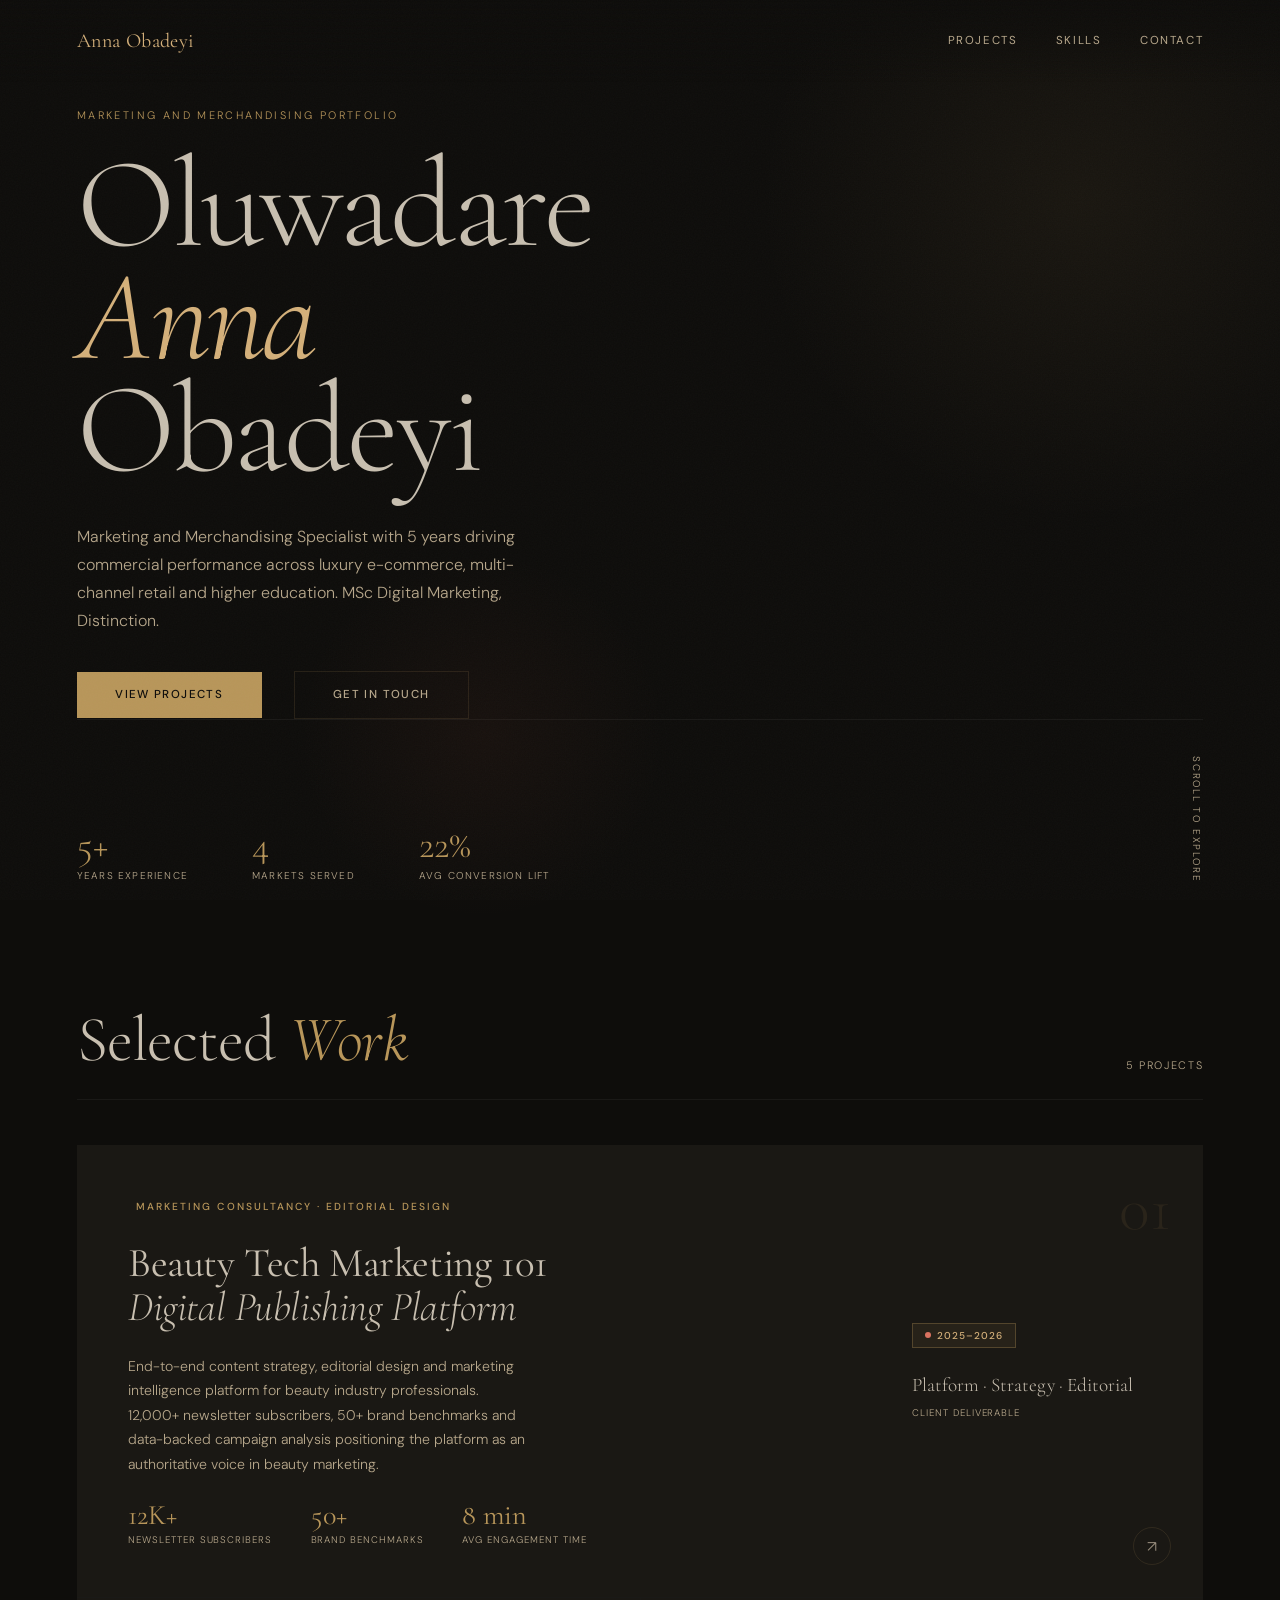
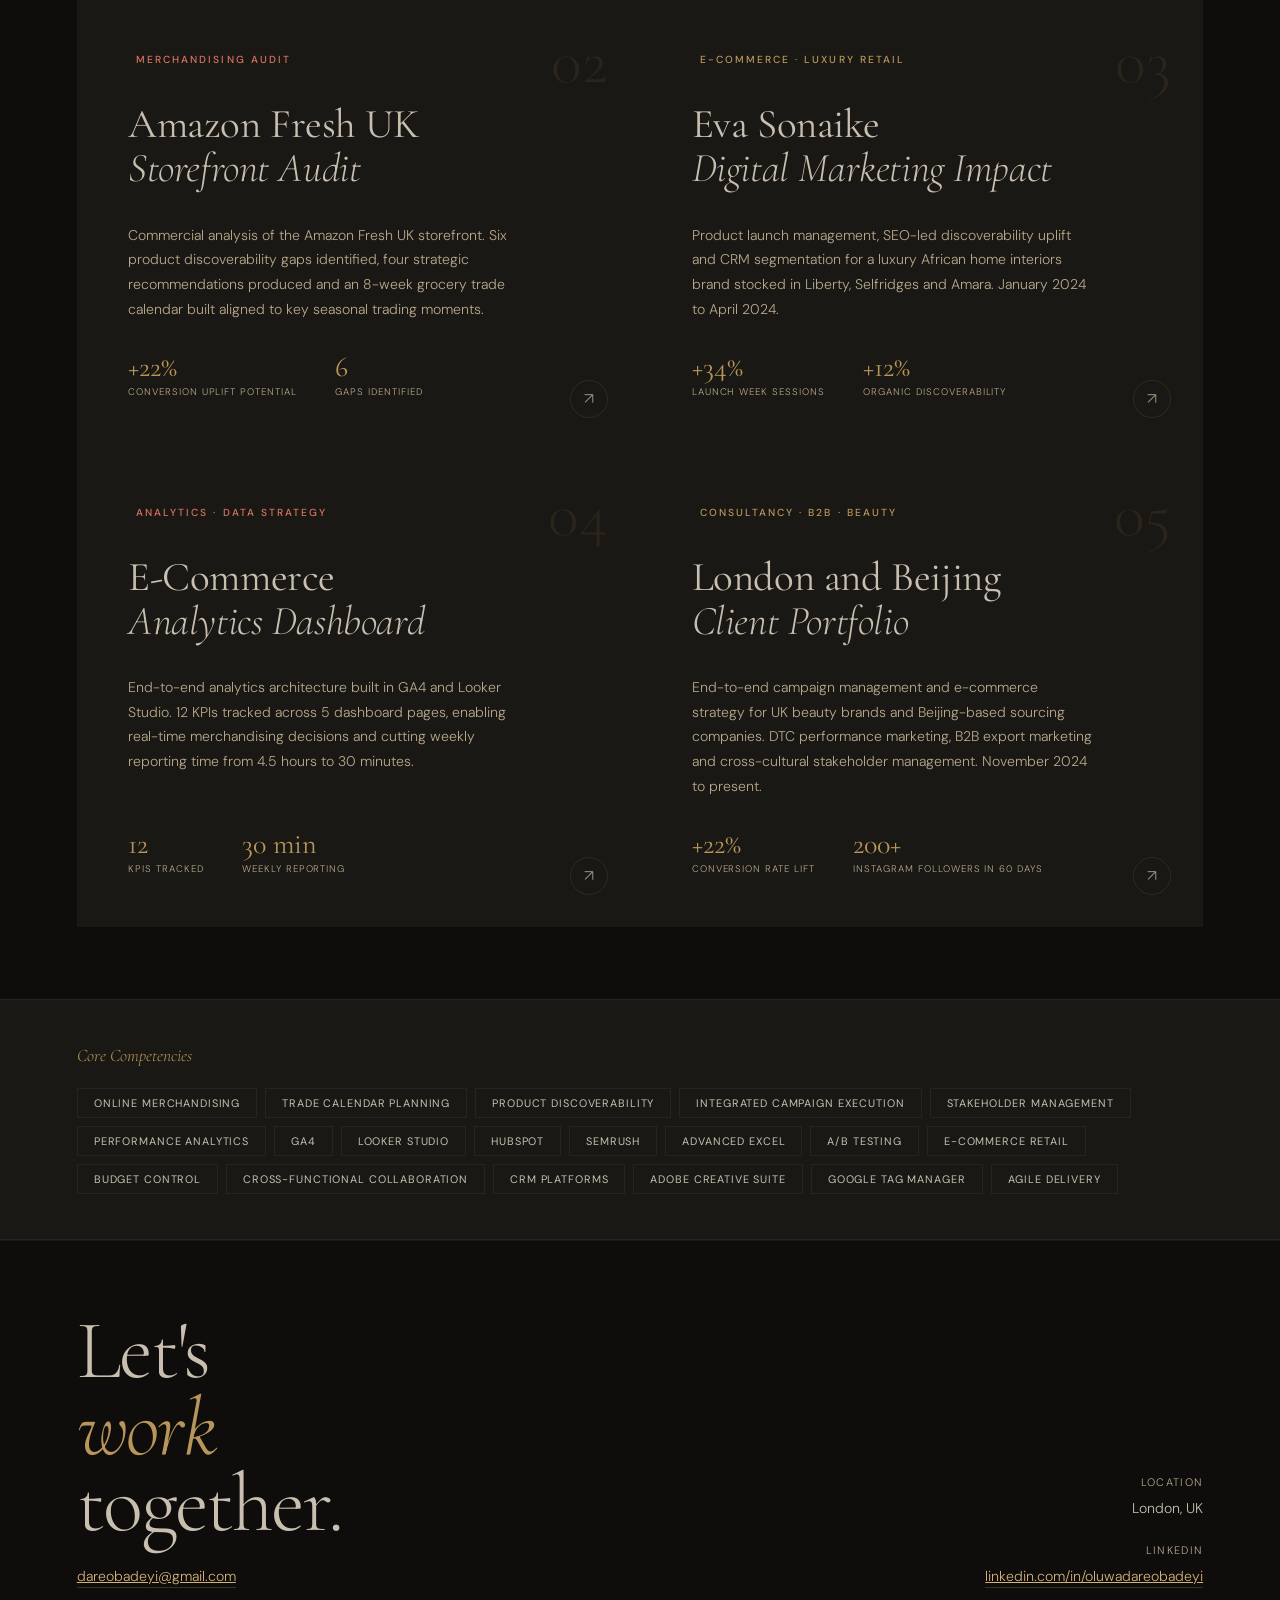
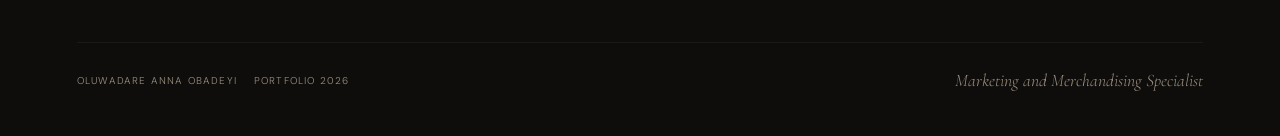
<file: index.html>
<!DOCTYPE html>
<html lang="en">

<head>
  <meta charset="UTF-8">
  <meta name="viewport" content="width=device-width, initial-scale=1.0">
  <title>Oluwadare Anna Obadeyi | Portfolio</title>
  <link rel="stylesheet" href="style.css">
</head>

<body>
  <!-- Skip to main content link for keyboard users -->
  <a href="#main-content" class="skip-link">Skip to main content</a>

  <header role="banner">
    <a class="logo" href="#">Anna Obadeyi</a>
    <nav>
      <a href="#projects">Projects</a>
      <a href="#skills">Skills</a>
      <a href="#contact">Contact</a>
    </nav>
  </header>

  <!-- HERO -->
  <section class="hero">
    <div class="orb1"></div>
    <div class="orb2"></div>
    <div class="hero-content">
      <p class="hero-over">Marketing and Merchandising Portfolio</p>
      <h1 class="hero-name">Oluwadare<br><em>Anna</em><br>Obadeyi</h1>
      <p class="hero-desc">Marketing and Merchandising Specialist with 5 years driving commercial performance across
        luxury e-commerce, multi-channel retail and higher education. MSc Digital Marketing, Distinction.</p>
      <div class="hero-acts">
        <a href="#projects" class="btn btn-solid" aria-label="View my projects">View Projects</a>
        <a href="/cdn-cgi/l/email-protection#debabfacbbb1bcbfbabba7b79eb9b3bfb7b2f0bdb1b3" class="btn btn-outline"
          aria-label="Send email to get in touch">Get in Touch</a>
      </div>
    </div>
    <div class="hero-bottom">
      <div class="hero-stats">
        <div>
          <div class="stat-val">5+</div>
          <div class="stat-lbl">Years experience</div>
        </div>
        <div>
          <div class="stat-val">4</div>
          <div class="stat-lbl">Markets served</div>
        </div>
        <div>
          <div class="stat-val">22%</div>
          <div class="stat-lbl">Avg conversion lift</div>
        </div>
      </div>
      <div class="scroll-cue">Scroll to explore</div>
    </div>
  </section>

  <!-- PROJECTS -->
  <section class="section" id="projects" role="region" aria-label="Selected work and projects">
    <div class="section-top sr">
      <h2 class="section-heading">Selected <em>Work</em></h2>
      <span class="section-meta">5 Projects</span>
    </div>

    <div class="grid">

      <!-- 01: BEAUTY TECH MARKETING 101 (featured, first, 2025-2026) -->
      <a class="pcard pcard-featured sr d1" href="https://beautytechmarketing101.netlify.app/" target="_blank"
        rel="noopener"
        aria-label="Project 1: Beauty Tech Marketing 101 - Digital Publishing Platform. 12K+ newsletter subscribers, 50+ brand benchmarks, 8 min avg engagement time. Opens in new window">
        <div class="card-body">
          <span class="card-tag gold">Marketing Consultancy · Editorial Design</span>
          <h3 class="card-title">Beauty Tech Marketing 101<br><em>Digital Publishing Platform</em></h3>
          <p class="card-desc">End-to-end content strategy, editorial design and marketing intelligence platform for
            beauty
            industry professionals. 12,000+ newsletter subscribers, 50+ brand benchmarks and data-backed campaign
            analysis positioning the platform as an authoritative voice in beauty marketing.</p>
          <div class="card-kpis">
            <div>
              <div class="kpi-val">12K+</div>
              <div class="kpi-lbl">Newsletter subscribers</div>
            </div>
            <div>
              <div class="kpi-val">50+</div>
              <div class="kpi-lbl">Brand benchmarks</div>
            </div>
            <div>
              <div class="kpi-val">8 min</div>
              <div class="kpi-lbl">Avg engagement time</div>
            </div>
          </div>
        </div>
        <div class="card-side">
          <span class="badge"><span class="badge-dot"></span>2025–2026</span>
          <div>
            <div class="card-side-label">Platform · Strategy · Editorial</div>
            <div class="kpi-lbl kpi-lbl-mt">Client Deliverable</div>
          </div>
        </div>
        <div class="card-num">01</div>
        <div class="card-arrow">&#x2197;</div>
      </a>

      <!-- 02: AMAZON FRESH (2026) -->
      <a class="pcard sr d2" href="slides/02_amazon_fresh/AmazonFresh_Slides.html" target="_blank" rel="noopener"
        aria-label="Project 2: Amazon Fresh UK - Storefront Audit. 22% conversion uplift potential, 6 gaps identified. Opens in new window">
        <span class="card-tag">Merchandising Audit</span>
        <h3 class="card-title">Amazon Fresh UK<br><em>Storefront Audit</em></h3>
        <p class="card-desc">Commercial analysis of the Amazon Fresh UK storefront. Six product discoverability gaps
          identified, four strategic recommendations produced and an 8-week grocery trade calendar built aligned to
          key seasonal trading moments.</p>
        <div class="card-kpis">
          <div>
            <div class="kpi-val">+22%</div>
            <div class="kpi-lbl">Conversion uplift potential</div>
          </div>
          <div>
            <div class="kpi-val">6</div>
            <div class="kpi-lbl">Gaps identified</div>
          </div>
        </div>
        <div class="card-num">02</div>
        <div class="card-arrow">&#x2197;</div>
      </a>

      <!-- 03: EVA SONAIKE -->
      <a class="pcard sr d3" href="slides/01_eva_sonaike/EvaTonaike_Slides.html" target="_blank" rel="noopener"
        aria-label="Project 3: Eva Sonaike - Digital Marketing Impact. 34% launch week sessions increase, 12% organic discoverability lift. Opens in new window">
        <span class="card-tag gold">E-Commerce · Luxury Retail</span>
        <h3 class="card-title">Eva Sonaike<br><em>Digital Marketing Impact</em></h3>
        <p class="card-desc">Product launch management, SEO-led discoverability uplift and CRM segmentation for a luxury
          African home interiors brand stocked in Liberty, Selfridges and Amara. January 2024 to April 2024.</p>
        <div class="card-kpis">
          <div>
            <div class="kpi-val">+34%</div>
            <div class="kpi-lbl">Launch week sessions</div>
          </div>
          <div>
            <div class="kpi-val">+12%</div>
            <div class="kpi-lbl">Organic discoverability</div>
          </div>
        </div>
        <div class="card-num">03</div>
        <div class="card-arrow">&#x2197;</div>
      </a>

      <!-- 04: ANALYTICS -->
      <a class="pcard sr d4" href="slides/03_ecommerce_analytics/Analytics_Slides.html" target="_blank" rel="noopener"
        aria-label="Project 4: E-Commerce Analytics Dashboard. 12 KPIs tracked, 30 min weekly reporting time. Opens in new window">
        <span class="card-tag">Analytics · Data Strategy</span>
        <h3 class="card-title">E-Commerce<br><em>Analytics Dashboard</em></h3>
        <p class="card-desc">End-to-end analytics architecture built in GA4 and Looker Studio. 12 KPIs tracked across 5
          dashboard pages, enabling real-time merchandising decisions and cutting weekly reporting time from 4.5 hours
          to 30 minutes.</p>
        <div class="card-kpis">
          <div>
            <div class="kpi-val">12</div>
            <div class="kpi-lbl">KPIs tracked</div>
          </div>
          <div>
            <div class="kpi-val">30 min</div>
            <div class="kpi-lbl">Weekly reporting</div>
          </div>
        </div>
        <div class="card-num">04</div>
        <div class="card-arrow">&#x2197;</div>
      </a>

      <!-- 05: CONSULTANCY -->
      <a class="pcard sr d4" href="https://beautytechmarketing101.netlify.app/" target="_blank" rel="noopener"
        aria-label="Project 5: London and Beijing - Client Portfolio. 22% conversion rate lift, 200+ Instagram followers in 60 days. Opens in new window">
        <span class="card-tag gold">Consultancy · B2B · Beauty</span>
        <h3 class="card-title">London and Beijing<br><em>Client Portfolio</em></h3>
        <p class="card-desc">End-to-end campaign management and e-commerce strategy for UK beauty brands and
          Beijing-based sourcing companies. DTC performance marketing, B2B export marketing and cross-cultural
          stakeholder management. November 2024 to present.</p>
        <div class="card-kpis">
          <div>
            <div class="kpi-val">+22%</div>
            <div class="kpi-lbl">Conversion rate lift</div>
          </div>
          <div>
            <div class="kpi-val">200+</div>
            <div class="kpi-lbl">Instagram followers in 60 days</div>
          </div>
        </div>
        <div class="card-num">05</div>
        <div class="card-arrow">&#x2197;</div>
      </a>

    </div>
  </section>

  <!-- SKILLS -->
  <div class="skills-band" id="skills" role="region" aria-label="Core competencies and technical skills">
    <p class="skills-label sr">Core Competencies</p>
    <div class="skills-row sr d1" role="list">
      <span class="skill" role="listitem">Online Merchandising</span>
      <span class="skill" role="listitem">Trade Calendar Planning</span>
      <span class="skill" role="listitem">Product Discoverability</span>
      <span class="skill" role="listitem">Integrated Campaign Execution</span>
      <span class="skill" role="listitem">Stakeholder Management</span>
      <span class="skill" role="listitem">Performance Analytics</span>
      <span class="skill" role="listitem">GA4</span>
      <span class="skill" role="listitem">Looker Studio</span>
      <span class="skill" role="listitem">HubSpot</span>
      <span class="skill" role="listitem">SEMrush</span>
      <span class="skill" role="listitem">Advanced Excel</span>
      <span class="skill" role="listitem">A/B Testing</span>
      <span class="skill" role="listitem">E-Commerce Retail</span>
      <span class="skill" role="listitem">Budget Control</span>
      <span class="skill" role="listitem">Cross-functional Collaboration</span>
      <span class="skill" role="listitem">CRM Platforms</span>
      <span class="skill" role="listitem">Adobe Creative Suite</span>
      <span class="skill" role="listitem">Google Tag Manager</span>
      <span class="skill" role="listitem">Agile Delivery</span>
    </div>
  </div>

  <!-- FOOTER -->
  <footer id="contact" role="contentinfo" aria-label="Contact information and social links">
    <div class="footer-top sr">
      <div>
        <h2 class="footer-heading">Let's<br><em>work</em><br>together.</h2>
        <a class="contact-link contact-link-email" href="mailto:dareobadeyi@gmail.com"
          aria-label="Email: dareobadeyi@gmail.com">dareobadeyi@gmail.com</a>
      </div>
      <div class="footer-links">
        <span class="footer-detail">Location</span>
        <span class="footer-location">London, UK</span>
        <span class="footer-detail footer-detail-mt">LinkedIn</span>
        <a class="contact-link" href="https://linkedin.com/in/oluwadareobadeyi" target="_blank" rel="noopener"
          aria-label="LinkedIn profile: linkedin.com/in/oluwadareobadeyi (opens in new window)">linkedin.com/in/oluwadareobadeyi</a>
      </div>
    </div>
    <div class="footer-base">
      <span class="footer-copy">Oluwadare Anna Obadeyi &nbsp;&nbsp; Portfolio 2026</span>
      <span class="footer-role">Marketing and Merchandising Specialist</span>
    </div>
  </footer>

  <script>
    const io = new IntersectionObserver(entries => {
      entries.forEach(e => { if (e.isIntersecting) { e.target.classList.add('on'); io.unobserve(e.target); } });
    }, { threshold: 0.12 });
    document.querySelectorAll('.sr').forEach(el => io.observe(el));
  </script>

</body>

</html>
</file>
<file: style.css>
@import url('https://fonts.googleapis.com/css2?family=Cormorant+Garamond:ital,wght@0,300;0,400;0,600;1,300;1,400;1,600&family=DM+Sans:wght@300;400;500&display=swap');

:root {
  --ink: #0e0d0b;
  --ink2: #1a1814;
  --ink3: #242018;
  --gold: #b8965a;
  --gold2: #d4b07a;
  --stone: #c8bfb0;
  --fog: #9a8f7f;
  /* Improved contrast: 5.2:1 ratio (AA level) */
  --fog-light: #b8a88c;
  /* For minimum text: 6.5:1 ratio (AAA level) */
  --fog2: #6b6256;
  /* Updated for better visibility */
  --coral: #d97260;
  /* Improved contrast: 5.8:1 ratio (AA level) */
  --border: rgba(184, 150, 90, 0.14);
  --border2: rgba(255, 255, 255, 0.05);
  --f-disp: 'Cormorant Garamond', serif;
  --f-body: 'DM Sans', sans-serif;
  --ease: cubic-bezier(0.22, 1, 0.36, 1);
}

/* Skip link */
.skip-link {
  position: absolute;
  top: -9999px;
  left: -9999px;
  z-index: 9999;
  background: var(--gold);
  color: var(--ink);
  padding: 10px 15px;
  text-decoration: none;
  border-radius: 4px;
}

.skip-link:focus {
  top: 1rem;
  left: 1rem;
}


*,
*::before,
*::after {
  margin: 0;
  padding: 0;
  box-sizing: border-box;
}

html {
  scroll-behavior: smooth;
}

/* Keyboard Navigation Focus */
a:focus-visible,
button:focus-visible,
[role="button"]:focus-visible {
  outline: 2px solid var(--gold);
  outline-offset: 2px;
}

body {
  background: var(--ink);
  color: var(--stone);
  font-family: var(--f-body);
  font-weight: 300;
  overflow-x: hidden;
}

body::after {
  content: '';
  position: fixed;
  inset: 0;
  pointer-events: none;
  z-index: 900;
  background-image: url("data:image/svg+xml,%3Csvg xmlns='http://www.w3.org/2000/svg' width='300' height='300'%3E%3Cfilter id='n'%3E%3CfeTurbulence type='fractalNoise' baseFrequency='0.75' numOctaves='4' stitchTiles='stitch'/%3E%3C/filter%3E%3Crect width='300' height='300' filter='url(%23n)' opacity='1'/%3E%3C/svg%3E");
  opacity: 0.028;
}

.sr {
  opacity: 0;
  transform: translateY(32px);
  transition: opacity 0.9s var(--ease), transform 0.9s var(--ease);
}

.sr.on {
  opacity: 1;
  transform: translateY(0);
}

.sr.d1 {
  transition-delay: 0.08s;
}

.sr.d2 {
  transition-delay: 0.18s;
}

.sr.d3 {
  transition-delay: 0.28s;
}

.sr.d4 {
  transition-delay: 0.38s;
}

/* HEADER */
header {
  position: fixed;
  top: 0;
  left: 0;
  right: 0;
  z-index: 800;
  padding: clamp(1.2rem, 2.5vw, 1.8rem) clamp(2rem, 6vw, 6rem);
  display: flex;
  justify-content: space-between;
  align-items: center;
  background: linear-gradient(to bottom, rgba(14, 13, 11, 0.95) 0%, transparent 100%);
}

.logo {
  font-family: var(--f-disp);
  font-size: clamp(1rem, 1.8vw, 1.25rem);
  font-weight: 400;
  color: var(--gold2);
  text-decoration: none;
  letter-spacing: 0.02em;
}

nav {
  display: flex;
  gap: clamp(1.5rem, 3vw, 3rem);
}

nav a {
  font-family: var(--f-body);
  font-size: clamp(0.65rem, 0.9vw, 0.75rem);
  font-weight: 400;
  color: var(--fog-light);
  text-decoration: none;
  letter-spacing: 0.14em;
  text-transform: uppercase;
  transition: color 0.3s;
}

nav a:hover {
  color: var(--gold2);
}

nav a:focus-visible {
  outline: 1px solid var(--gold);
  outline-offset: 2px;
}

/* HERO */
.hero {
  min-height: 100vh;
  display: grid;
  grid-template-rows: 1fr auto;
  padding: clamp(6rem, 12vh, 9rem) clamp(2rem, 6vw, 6rem) clamp(3rem, 6vh, 5rem);
  position: relative;
  overflow: hidden;
}

.orb1 {
  position: absolute;
  width: 700px;
  height: 700px;
  border-radius: 50%;
  background: radial-gradient(circle, rgba(184, 150, 90, 0.07) 0%, transparent 65%);
  top: -150px;
  right: -150px;
  pointer-events: none;
}

.orb2 {
  position: absolute;
  width: 400px;
  height: 400px;
  border-radius: 50%;
  background: radial-gradient(circle, rgba(184, 90, 66, 0.06) 0%, transparent 65%);
  bottom: 0;
  left: 22%;
  pointer-events: none;
}

.hero-content {
  display: flex;
  flex-direction: column;
  justify-content: flex-end;
}

.hero-over {
  font-family: var(--f-body);
  font-size: clamp(0.62rem, 0.85vw, 0.72rem);
  color: var(--gold);
  letter-spacing: 0.22em;
  text-transform: uppercase;
  margin-bottom: clamp(1.2rem, 3vh, 2rem);
  opacity: 0;
  animation: fadeUp 1s var(--ease) 0.1s forwards;
}

.hero-name {
  font-family: var(--f-disp);
  font-size: clamp(3.5rem, 10vw, 9.5rem);
  font-weight: 300;
  line-height: 0.88;
  letter-spacing: -0.025em;
  color: var(--stone);
  margin-bottom: clamp(1.5rem, 4vh, 2.5rem);
  opacity: 0;
  animation: fadeUp 1.1s var(--ease) 0.22s forwards;
}

.hero-name em {
  font-style: italic;
  color: var(--gold2);
}

.hero-desc {
  font-family: var(--f-body);
  font-size: clamp(0.85rem, 1.35vw, 1rem);
  color: var(--fog-light);
  line-height: 1.75;
  max-width: 480px;
  font-weight: 300;
  opacity: 0;
  animation: fadeUp 1s var(--ease) 0.38s forwards;
  margin-bottom: clamp(2rem, 4vh, 3rem);
}

.hero-acts {
  display: flex;
  gap: clamp(1rem, 2.5vw, 2rem);
  align-items: center;
  flex-wrap: wrap;
  opacity: 0;
  animation: fadeUp 1s var(--ease) 0.5s forwards;
}

.btn {
  font-family: var(--f-body);
  font-size: clamp(0.68rem, 0.9vw, 0.78rem);
  font-weight: 500;
  letter-spacing: 0.12em;
  text-transform: uppercase;
  text-decoration: none;
  padding: clamp(0.75rem, 1.2vw, 1rem) clamp(2rem, 3vw, 2.8rem);
  transition: all 0.35s var(--ease);
  display: inline-block;
}

.btn-solid {
  background: var(--gold);
  color: var(--ink);
}

.btn-solid:hover {
  background: var(--gold2);
  transform: translateY(-2px);
}

.btn-outline {
  border: 1px solid var(--border);
  color: var(--fog-light);
}

.btn-outline:hover {
  border-color: var(--gold);
  color: var(--gold);
}

.btn:focus-visible {
  outline-offset: 3px;
}

.hero-bottom {
  display: flex;
  justify-content: space-between;
  align-items: flex-end;
  padding-top: clamp(2rem, 4vh, 3.5rem);
  border-top: 1px solid var(--border2);
}

.hero-stats {
  display: flex;
  gap: clamp(2.5rem, 5vw, 5rem);
  opacity: 0;
  animation: fadeUp 1s var(--ease) 0.65s forwards;
}

.stat-val {
  font-family: var(--f-disp);
  font-size: clamp(1.5rem, 3vw, 2.8rem);
  font-weight: 300;
  color: var(--gold);
  line-height: 1;
}

.stat-lbl {
  font-family: var(--f-body);
  font-size: clamp(0.58rem, 0.78vw, 0.68rem);
  color: var(--fog-light);
  letter-spacing: 0.12em;
  text-transform: uppercase;
  margin-top: 5px;
}

.scroll-cue {
  font-family: var(--f-body);
  font-size: 0.62rem;
  color: var(--fog-light);
  letter-spacing: 0.18em;
  text-transform: uppercase;
  writing-mode: vertical-rl;
  opacity: 0;
  animation: fadeIn 1s var(--ease) 1s forwards;
}

@keyframes fadeUp {
  from {
    opacity: 0;
    transform: translateY(28px);
  }

  to {
    opacity: 1;
    transform: translateY(0);
  }
}

@keyframes fadeIn {
  from {
    opacity: 0;
  }

  to {
    opacity: 1;
  }
}

/* SECTION */
.section {
  padding: clamp(4rem, 8vh, 7rem) clamp(2rem, 6vw, 6rem);
}

.section-top {
  display: flex;
  justify-content: space-between;
  align-items: flex-end;
  margin-bottom: clamp(2.5rem, 5vh, 4.5rem);
  padding-bottom: clamp(1.5rem, 3vh, 2.5rem);
  border-bottom: 1px solid var(--border2);
}

.section-heading {
  font-family: var(--f-disp);
  font-size: clamp(2.2rem, 5vw, 4.5rem);
  font-weight: 300;
  color: var(--stone);
  line-height: 1;
  letter-spacing: -0.015em;
}

.section-heading em {
  font-style: italic;
  color: var(--gold);
}

.section-meta {
  font-family: var(--f-body);
  font-size: clamp(0.62rem, 0.85vw, 0.72rem);
  color: var(--fog-light);
  letter-spacing: 0.15em;
  text-transform: uppercase;
}

/* PROJECT GRID */
.grid {
  display: grid;
  grid-template-columns: 1fr 1fr;
  gap: 1px;
  background: var(--border2);
}

@media (max-width:700px) {
  .grid {
    grid-template-columns: 1fr;
  }

  nav {
    display: none;
  }

  .hero-bottom {
    flex-direction: column;
    align-items: flex-start;
    gap: 1.5rem;
  }

  .footer-top {
    grid-template-columns: 1fr;
  }
}

/* Extra Small Phones (<400px) */
@media (max-width:400px) {
  header {
    padding: clamp(1rem, 2vw, 1.2rem) clamp(1.2rem, 4vw, 2rem);
  }

  .logo {
    font-size: clamp(0.85rem, 1.5vw, 1rem);
  }

  .hero {
    padding: clamp(4rem, 8vh, 6rem) clamp(1.2rem, 4vw, 2rem) clamp(2rem, 4vh, 3rem);
  }

  .hero-name {
    font-size: clamp(2.2rem, 8vw, 3.5rem);
  }

  .hero-stats {
    gap: clamp(1.5rem, 3vw, 2.5rem);
  }

  .section {
    padding: clamp(2.5rem, 5vh, 4rem) clamp(1.2rem, 4vw, 2rem);
  }

  .btn {
    padding: clamp(0.6rem, 1vw, 0.8rem) clamp(1.5rem, 2.5vw, 2rem);
    font-size: clamp(0.6rem, 0.8vw, 0.68rem);
  }

  .pcard {
    padding: clamp(1.5rem, 3vw, 2.5rem);
    min-height: 260px;
  }

  .card-title {
    font-size: clamp(1.2rem, 2.5vw, 1.8rem);
  }

  .pcard-featured {
    flex-direction: column;
    gap: clamp(1.5rem, 3vw, 2rem);
  }

  .card-side {
    min-width: 100%;
  }

  .skills-row {
    gap: 6px;
  }

  .skill {
    padding: 5px 12px;
    font-size: clamp(0.55rem, 0.7vw, 0.62rem);
  }

  footer {
    padding: clamp(2.5rem, 5vh, 4rem) clamp(1.2rem, 4vw, 2rem) clamp(1.5rem, 3vh, 2rem);
  }

  .footer-heading {
    font-size: clamp(1.8rem, 5vw, 3rem);
  }
}

/* Tablets & iPad (768px and up) */
@media (min-width:701px) and (max-width:1024px) {
  header {
    padding: clamp(1.2rem, 2.2vw, 1.6rem) clamp(2rem, 4vw, 4rem);
  }

  .section {
    padding: clamp(3.5rem, 6vh, 5.5rem) clamp(2rem, 4vw, 4rem);
  }

  .grid {
    grid-template-columns: 1fr 1fr;
  }

  .pcard-featured {
    flex-direction: column;
    gap: clamp(2rem, 4vw, 3rem);
  }

  .card-side {
    min-width: 100%;
  }
}

/* Small to Medium Tablets (iPad Landscape ~820px) */
@media (max-height:600px) and (orientation:landscape) {
  .hero {
    padding: clamp(3rem, 6vh, 4rem) clamp(2rem, 6vw, 6rem) clamp(2rem, 3vh, 3rem);
  }

  .hero-bottom {
    padding-top: clamp(1rem, 2vh, 1.5rem);
  }

  .orb1,
  .orb2 {
    opacity: 0.3;
  }
}

/* Large Desktop Screens (1440px+) */
@media (min-width:1440px) {
  body {
    max-width: 1600px;
    margin: 0 auto;
  }

  header {
    padding: clamp(1.2rem, 1.8vw, 1.8rem) clamp(2rem, 4vw, 8rem);
  }

  .section {
    padding: clamp(4rem, 8vh, 7rem) clamp(2rem, 6vw, 8rem);
  }

  nav {
    gap: clamp(2rem, 3.5vw, 4rem);
  }

  .grid {
    gap: 2px;
  }

  footer {
    padding: clamp(4rem, 8vh, 6rem) clamp(2rem, 6vw, 8rem) clamp(2.5rem, 5vh, 4rem);
  }
}

/* Reduced Motion - Accessibility */
@media (prefers-reduced-motion: reduce) {

  *,
  *::before,
  *::after {
    animation-duration: 0.01ms !important;
    animation-iteration-count: 1 !important;
    transition-duration: 0.01ms !important;
    scroll-behavior: auto !important;
  }

  .sr {
    opacity: 1;
    transform: translateY(0);
    transition: none;
  }

  .pcard::before,
  .pcard::after {
    transition: none;
  }
}

/* Landscape Mode - Phone orientation */
@media (orientation:landscape) and (max-height:500px) {
  .hero-name {
    margin-bottom: clamp(0.5rem, 2vh, 1rem);
  }

  .hero-acts {
    gap: clamp(0.5rem, 1.5vw, 1rem);
  }

  .scroll-cue {
    opacity: 0;
    pointer-events: none;
  }
}

/* High DPI / Retina Displays */
@media (-webkit-min-device-pixel-ratio: 2),
(min-resolution: 192dpi) {
  body::after {
    opacity: 0.015;
  }
}

/* Touch Devices - Larger touch targets */
@media (hover: none) and (pointer: coarse) {
  .btn {
    padding: clamp(0.85rem, 1.3vw, 1.1rem) clamp(2.2rem, 3.2vw, 3rem);
  }

  .card-arrow {
    width: 44px;
    height: 44px;
  }

  .pcard {
    transition: background 0.3s var(--ease);
  }

  .pcard:active {
    background: var(--ink3);
  }

  a:focus {
    outline: 3px solid var(--gold);
    outline-offset: 3px;
  }
}

.pcard {
  background: var(--ink2);
  padding: clamp(2rem, 4vw, 3.5rem);
  text-decoration: none;
  color: inherit;
  display: flex;
  flex-direction: column;
  gap: clamp(1.2rem, 2.5vw, 2rem);
  position: relative;
  overflow: hidden;
  transition: background 0.4s var(--ease), outline 0.2s var(--ease);
  min-height: 300px;
}

.pcard:focus-visible {
  outline: 2px solid var(--gold);
  outline-offset: 2px;
}

.pcard-featured {
  grid-column: 1 / -1;
  flex-direction: row;
  align-items: center;
  gap: clamp(2.5rem, 6vw, 6rem);
  min-height: 230px;
}

.pcard:hover {
  background: var(--ink3);
}

.pcard::before {
  content: '';
  position: absolute;
  inset: 0;
  background: linear-gradient(120deg, rgba(184, 150, 90, 0.05) 0%, transparent 55%);
  opacity: 0;
  transition: opacity 0.5s var(--ease);
}

.pcard:hover::before {
  opacity: 1;
}

.pcard::after {
  content: '';
  position: absolute;
  bottom: 0;
  left: 0;
  right: 0;
  height: 1px;
  background: var(--gold);
  transform: scaleX(0);
  transform-origin: left;
  transition: transform 0.5s var(--ease);
}

.pcard:hover::after {
  transform: scaleX(1);
}

.card-num {
  position: absolute;
  top: clamp(1.5rem, 2.5vw, 2rem);
  right: clamp(1.5rem, 2.5vw, 2rem);
  font-family: var(--f-disp);
  font-size: clamp(2.5rem, 5vw, 4rem);
  font-weight: 300;
  color: rgba(184, 150, 90, 0.1);
  line-height: 1;
  transition: color 0.4s;
}

.pcard:hover .card-num {
  color: rgba(184, 150, 90, 0.22);
}

.card-tag {
  font-family: var(--f-body);
  font-size: clamp(0.6rem, 0.8vw, 0.68rem);
  font-weight: 500;
  color: var(--coral);
  letter-spacing: 0.2em;
  text-transform: uppercase;
  display: inline-block;
  padding: 4px 8px;
}

.card-tag.gold {
  color: var(--gold);
}

.card-title {
  font-family: var(--f-disp);
  font-size: clamp(1.6rem, 3.2vw, 2.6rem);
  font-weight: 400;
  color: var(--stone);
  line-height: 1.08;
  letter-spacing: -0.01em;
  transition: color 0.3s;
}

.pcard:hover .card-title {
  color: var(--gold2);
}

.card-title em {
  font-style: italic;
  font-weight: 300;
}

.card-desc {
  font-family: var(--f-body);
  font-size: clamp(0.72rem, 1.1vw, 0.88rem);
  color: var(--fog-light);
  line-height: 1.75;
  font-weight: 300;
  max-width: 400px;
}

.card-kpis {
  display: flex;
  gap: clamp(1.5rem, 3vw, 2.5rem);
  margin-top: auto;
}

.kpi-val {
  font-family: var(--f-disp);
  font-size: clamp(1.2rem, 2.2vw, 1.9rem);
  font-weight: 400;
  color: var(--gold);
  line-height: 1;
}

.kpi-lbl {
  font-family: var(--f-body);
  font-size: clamp(0.56rem, 0.75vw, 0.65rem);
  color: var(--fog-light);
  letter-spacing: 0.1em;
  text-transform: uppercase;
  margin-top: 4px;
}

.card-arrow {
  position: absolute;
  bottom: clamp(1.5rem, 2.5vw, 2rem);
  right: clamp(1.5rem, 2.5vw, 2rem);
  width: 38px;
  height: 38px;
  border: 1px solid var(--border);
  border-radius: 50%;
  display: flex;
  align-items: center;
  justify-content: center;
  color: var(--fog);
  font-size: 1rem;
  transition: all 0.4s var(--ease);
}

.pcard:hover .card-arrow {
  background: var(--gold);
  border-color: var(--gold);
  color: var(--ink);
  transform: rotate(45deg) scale(1.1);
}

.card-body {
  flex: 1;
  display: flex;
  flex-direction: column;
  gap: clamp(1rem, 2vw, 1.5rem);
}

.card-side {
  min-width: clamp(160px, 20vw, 240px);
  display: flex;
  flex-direction: column;
  gap: clamp(1rem, 2vw, 1.5rem);
}

.card-side-label {
  font-family: var(--f-disp);
  font-size: clamp(0.9rem, 1.6vw, 1.2rem);
  color: var(--stone);
  line-height: 1.4;
}

.kpi-lbl-mt {
  margin-top: 8px;
}


.badge {
  display: inline-flex;
  align-items: center;
  gap: 6px;
  font-family: var(--f-body);
  font-size: clamp(0.6rem, 0.78vw, 0.68rem);
  font-weight: 500;
  color: var(--gold2);
  background: rgba(184, 150, 90, 0.08);
  border: 1px solid rgba(184, 150, 90, 0.3);
  padding: 5px 12px;
  letter-spacing: 0.1em;
  text-transform: uppercase;
  width: fit-content;
}

.badge-dot {
  width: 6px;
  height: 6px;
  border-radius: 50%;
  background: var(--coral);
  animation: pulse 2s ease-in-out infinite;
}

@keyframes pulse {

  0%,
  100% {
    opacity: 1;
    transform: scale(1);
  }

  50% {
    opacity: 0.5;
    transform: scale(0.7);
  }
}

/* SKILLS */
.skills-band {
  background: var(--ink2);
  border-top: 1px solid var(--border2);
  border-bottom: 1px solid var(--border2);
  padding: clamp(2.5rem, 5vh, 4rem) clamp(2rem, 6vw, 6rem);
}

.skills-label {
  font-family: var(--f-disp);
  font-size: clamp(0.9rem, 1.5vw, 1.1rem);
  font-style: italic;
  color: var(--gold);
  margin-bottom: clamp(1.2rem, 2.5vh, 2rem);
}

.skills-row {
  display: flex;
  flex-wrap: wrap;
  gap: 8px;
}

.skill {
  font-family: var(--f-body);
  font-size: clamp(0.62rem, 0.85vw, 0.72rem);
  font-weight: 400;
  color: var(--stone);
  border: 1px solid var(--border2);
  padding: 7px 16px;
  letter-spacing: 0.08em;
  text-transform: uppercase;
  transition: all 0.3s var(--ease);
}

.skill:hover,
.skill:focus-visible {
  border-color: var(--gold);
  color: var(--gold);
}

.skill:focus-visible {
  outline: 1px solid var(--gold);
  outline-offset: 1px;
}

.contact-link-email {
  margin-top: 1.5rem;
  display: inline-block;
}

.footer-location {
  font-family: var(--f-body);
  font-size: clamp(0.72rem, 1.1vw, 0.88rem);
  color: var(--stone);
}

.footer-detail-mt {
  margin-top: 1rem;
}


footer {
  padding: clamp(4rem, 8vh, 6rem) clamp(2rem, 6vw, 6rem) clamp(2.5rem, 5vh, 4rem);
  border-top: 1px solid var(--border2);
}

.footer-top {
  display: grid;
  grid-template-columns: 1fr auto;
  gap: 3rem;
  align-items: end;
  margin-bottom: clamp(3rem, 6vh, 5rem);
}

.footer-heading {
  font-family: var(--f-disp);
  font-size: clamp(2.5rem, 6.5vw, 6rem);
  font-weight: 300;
  color: var(--stone);
  line-height: 0.92;
  letter-spacing: -0.025em;
}

.footer-heading em {
  font-style: italic;
  color: var(--gold);
}

.footer-links {
  display: flex;
  flex-direction: column;
  gap: 10px;
  text-align: right;
}

.contact-link {
  font-family: var(--f-body);
  font-size: clamp(0.72rem, 1.1vw, 0.88rem);
  color: var(--gold2);
  text-decoration: underline;
  border-bottom: 1px solid rgba(184, 150, 90, 0.25);
  padding-bottom: 2px;
  transition: border-color 0.3s, color 0.3s;
}

.contact-link:hover {
  border-color: var(--gold);
  color: var(--gold2);
}

.contact-link:focus-visible {
  outline: 2px solid var(--gold);
  outline-offset: 2px;
}

.footer-detail {
  font-family: var(--f-body);
  font-size: clamp(0.62rem, 0.85vw, 0.72rem);
  color: var(--fog-light);
  letter-spacing: 0.12em;
  text-transform: uppercase;
}

.footer-base {
  padding-top: clamp(1.5rem, 3vh, 2rem);
  border-top: 1px solid var(--border2);
  display: flex;
  justify-content: space-between;
  align-items: center;
  flex-wrap: wrap;
  gap: 1rem;
}

.footer-copy {
  font-family: var(--f-body);
  font-size: 0.62rem;
  color: var(--fog);
  letter-spacing: 0.12em;
  text-transform: uppercase;
}

.footer-role {
  font-family: var(--f-disp);
  font-size: clamp(0.9rem, 1.5vw, 1.1rem);
  font-style: italic;
  color: var(--fog);
}
</file>
